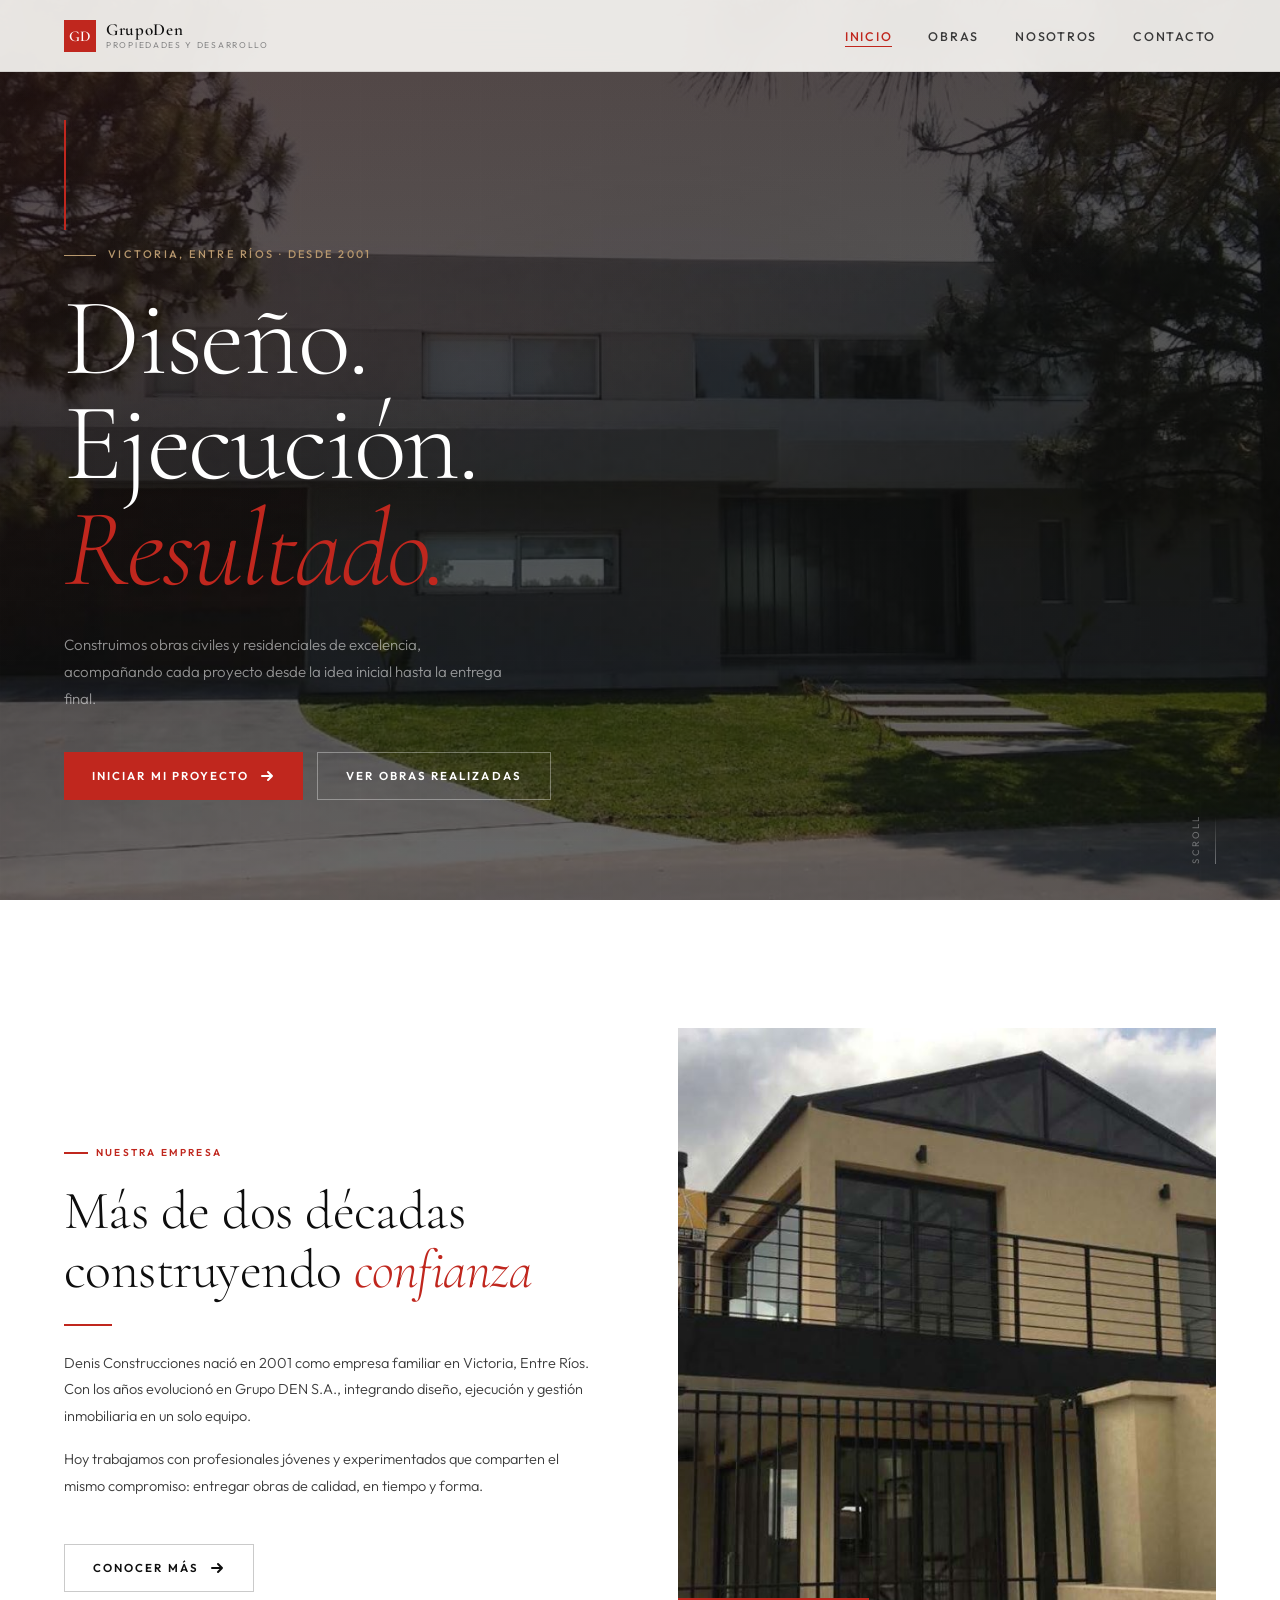
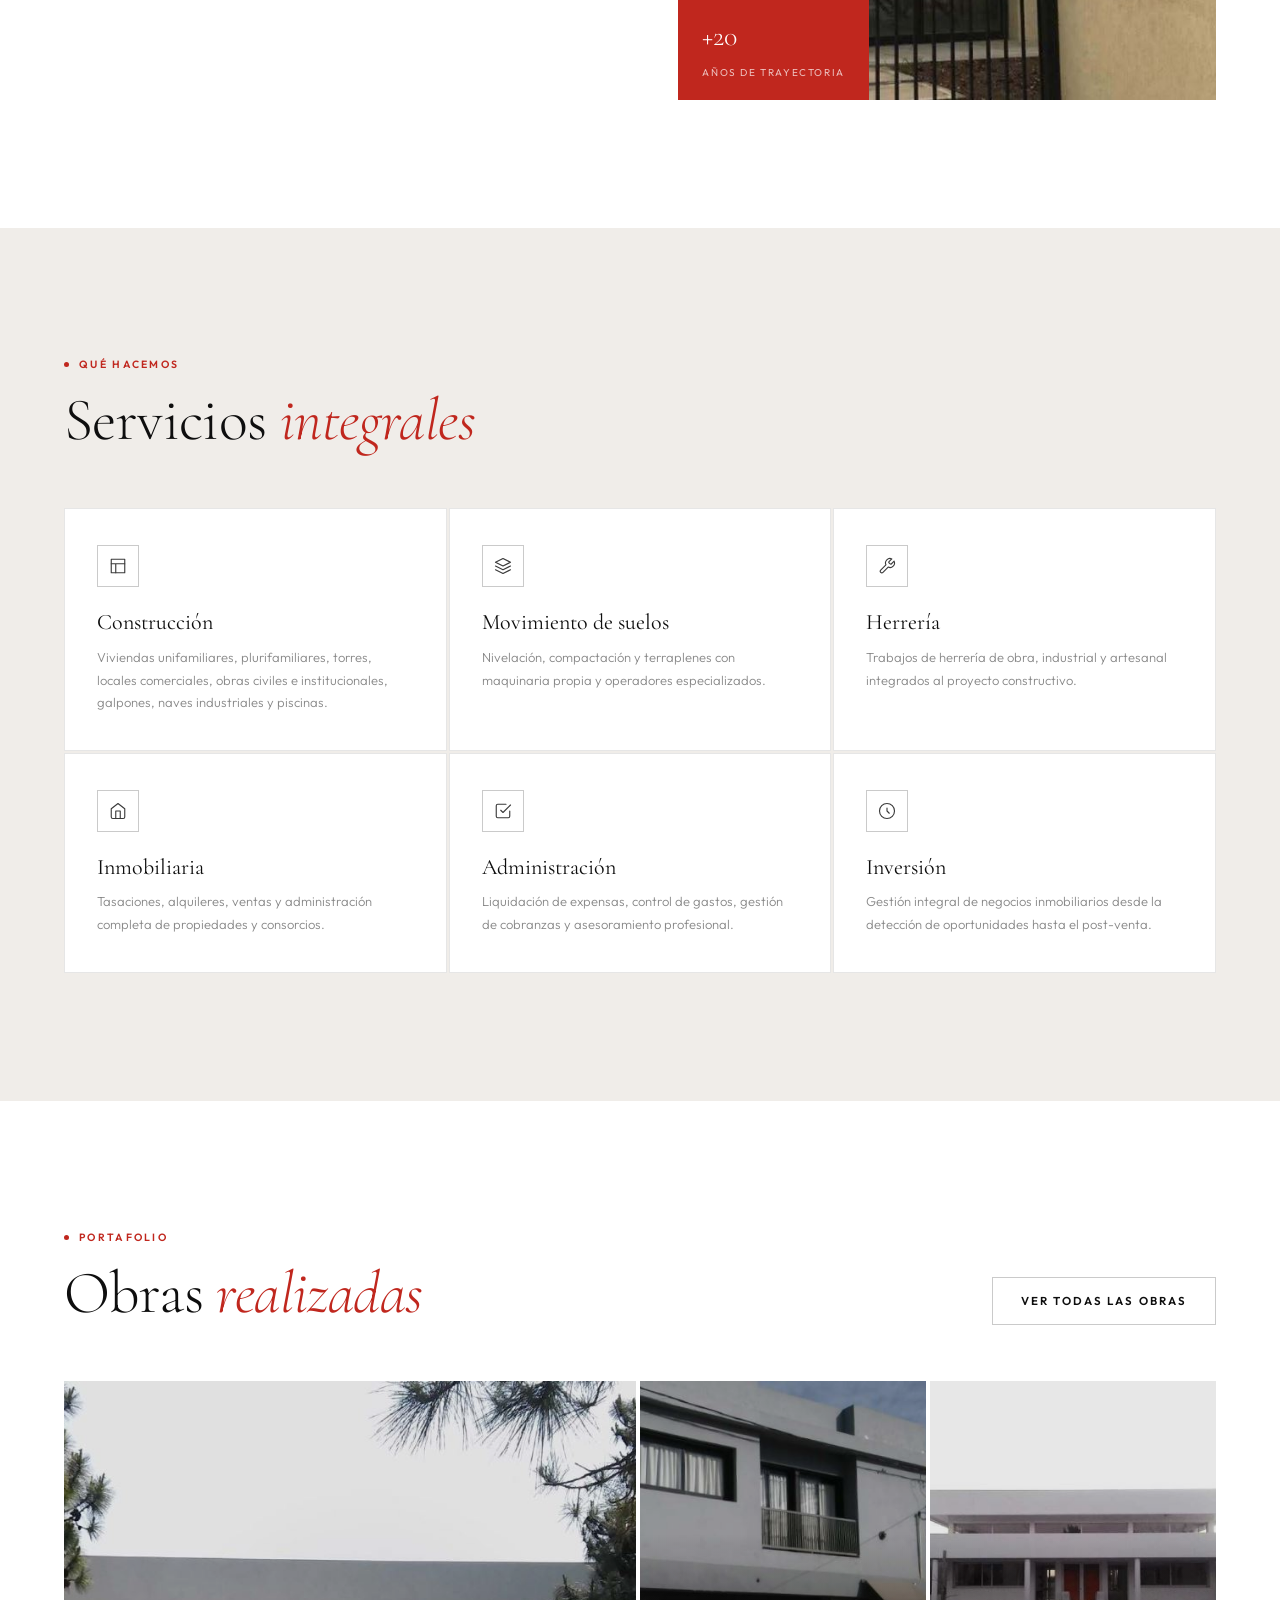
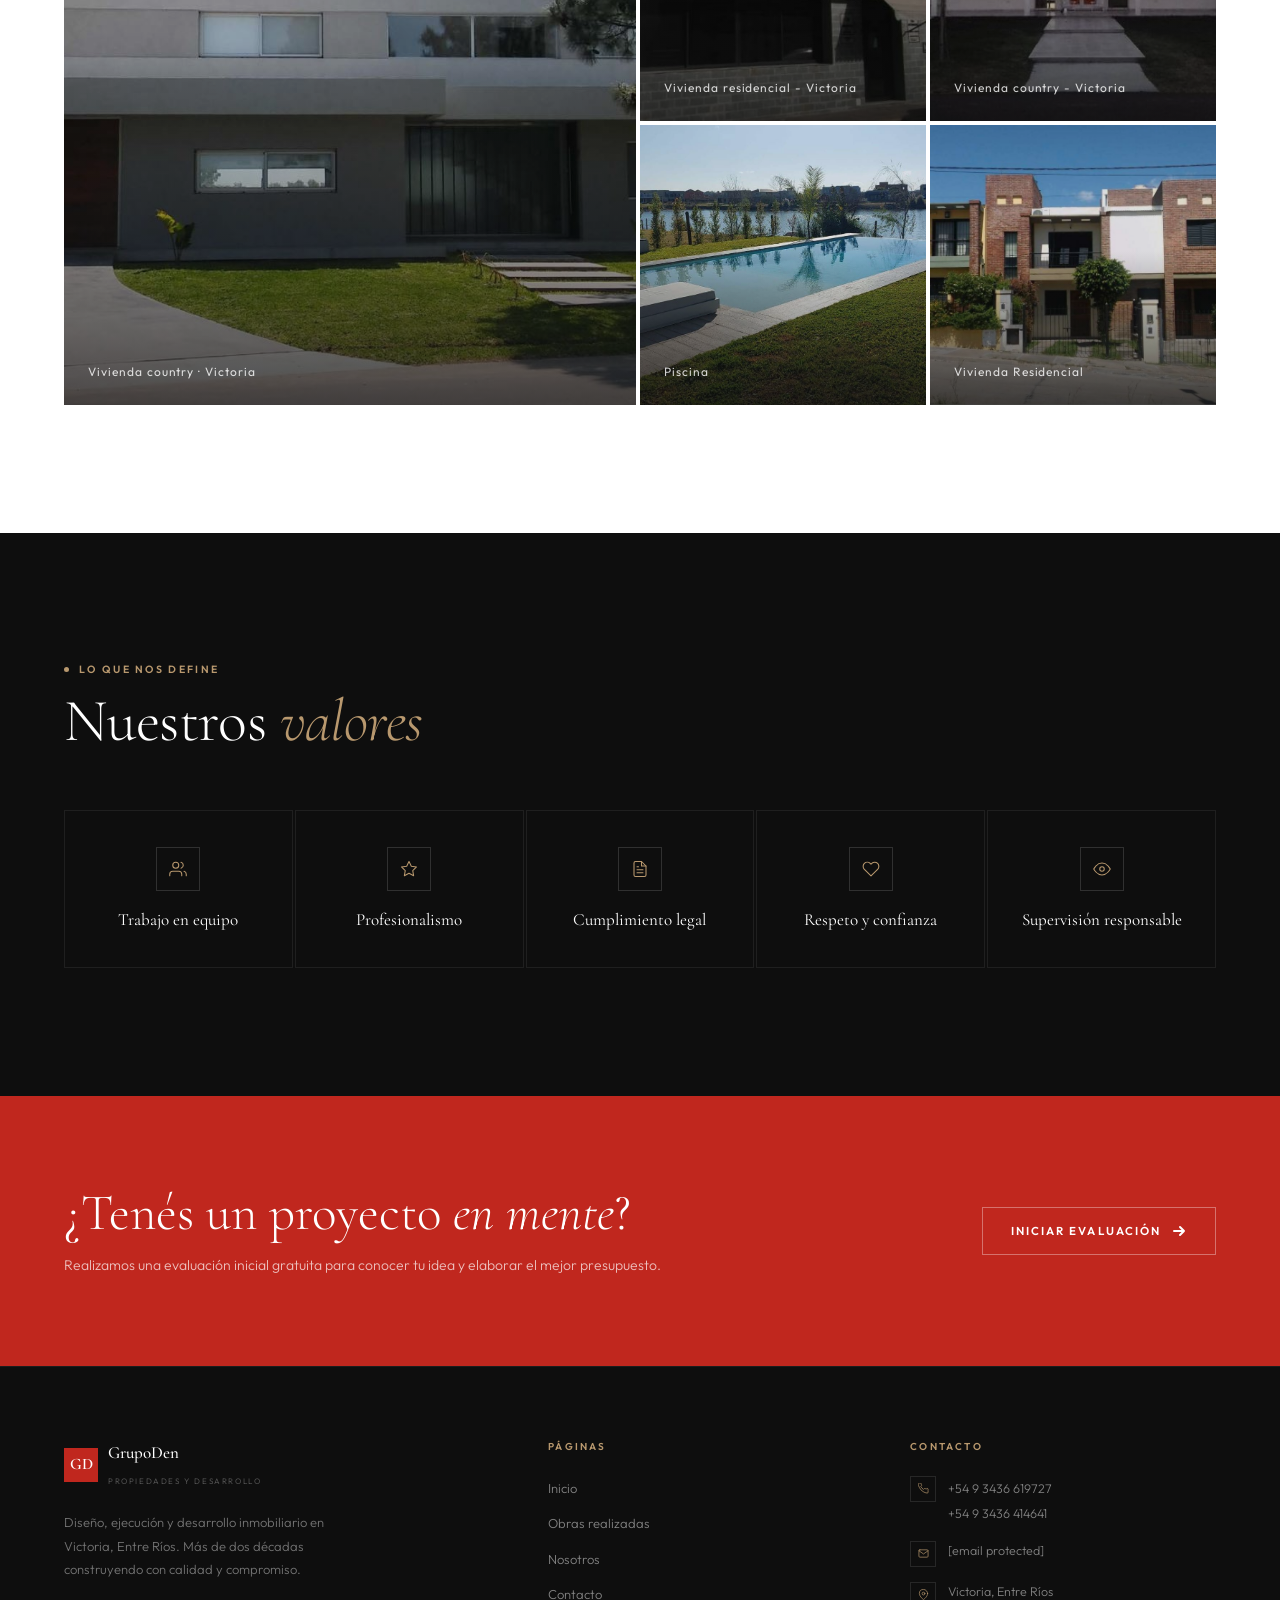
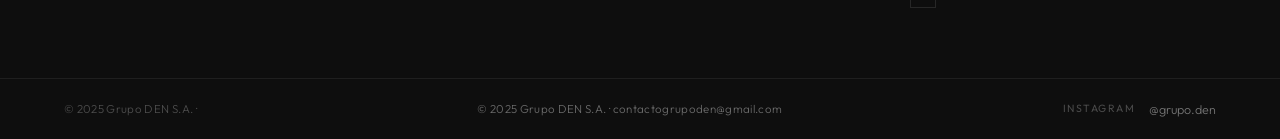
<file: index.html>
<!DOCTYPE html>
<html lang="es">
<head>
  <meta charset="UTF-8" />
  <meta name="viewport" content="width=device-width, initial-scale=1.0" />
  <meta name="description" content="Grupo DEN — Constructora especializada en diseño, ejecución y desarrollo inmobiliario. Victoria, Entre Ríos." />
  <title>Grupo DEN | Propiedades y Desarrollo</title>
  <link rel="preconnect" href="https://fonts.googleapis.com" />
  <link rel="preconnect" href="https://fonts.gstatic.com" crossorigin />
  <link href="https://fonts.googleapis.com/css2?family=Cormorant+Garamond:ital,wght@0,300;0,400;0,500;0,600;1,300;1,400&family=Outfit:wght@300;400;500;600&display=swap" rel="stylesheet" />
  <link rel="stylesheet" href="css/style.css" />
  <style>
    /* ── INDEX-SPECIFIC ────────────────────────────── */

    /* Hero full-height */
    .home-hero {
      padding-top: 72px;
      height: 100svh; min-height: 600px;
      display: flex; align-items: flex-end;
      position: relative; overflow: hidden;
      background: var(--ink);
    }
    .home-hero-content {
      position: relative; z-index: 2;
      padding: clamp(60px,8vw,120px) var(--gutter) clamp(60px,8vw,100px);
      max-width: 1000px;
    }
    .home-hero h1 {
      font-family: var(--font-display);
      font-size: clamp(52px, 9vw, 110px);
      font-weight: 300; line-height: 0.96;
      color: #fff; letter-spacing: -0.02em;
      margin-bottom: 28px;
    }
    .home-hero h1 em { font-style: italic; color: var(--red); }
    .home-hero p {
      font-size: 15px; font-weight: 300;
      color: rgba(255,255,255,0.55); line-height: 1.8;
      max-width: 440px; margin-bottom: 40px;
    }
    .home-hero-ctas { display: flex; gap: 14px; flex-wrap: wrap; }

    /* Scroll indicator */
    .scroll-indicator {
      position: absolute; bottom: 36px; right: var(--gutter);
      z-index: 3; display: flex; align-items: center; gap: 12px;
      opacity: 0; animation: fadeIn 1s 1.2s forwards;
    }
    .scroll-indicator span {
      font-size: 9.5px; letter-spacing: 0.22em;
      text-transform: uppercase; color: rgba(255,255,255,0.35);
      writing-mode: vertical-rl; transform: rotate(180deg);
    }
    .scroll-line {
      width: 1px; height: 48px;
      background: linear-gradient(to bottom, rgba(255,255,255,0.0), rgba(255,255,255,0.35));
      animation: scrollPulse 2s 1.5s infinite;
    }
    @keyframes scrollPulse {
      0%,100% { opacity: 0.4; } 50% { opacity: 1; }
    }
    @keyframes fadeIn { to { opacity: 1; } }

    /* ── INTRO ─────────────────────────────────────── */
    .intro-grid {
      display: grid;
      grid-template-columns: 1fr 1fr;
      gap: clamp(40px, 6vw, 100px);
      align-items: center;
    }
    @media (max-width: 860px) { .intro-grid { grid-template-columns: 1fr; } }

    .intro-tag {
      display: inline-flex; align-items: center; gap: 8px;
      margin-bottom: 20px;
    }
    .intro-tag-bar { width: 24px; height: 2px; background: var(--red); }
    .intro-tag span {
      font-size: 10px; letter-spacing: 0.22em;
      text-transform: uppercase; color: var(--red); font-weight: 600;
    }
    .intro-grid h2 {
      font-family: var(--font-display);
      font-size: clamp(32px, 4.5vw, 54px);
      font-weight: 300; line-height: 1.1;
      letter-spacing: -0.01em; margin-bottom: 24px;
    }
    .intro-grid h2 em { font-style: italic; color: var(--red); }
    .intro-grid p {
      font-size: 14.5px; font-weight: 300;
      color: var(--ink-soft); line-height: 1.85;
      margin-bottom: 16px;
    }

    .intro-img-wrap {
      position: relative;
    }
    .intro-img-wrap img {
      width: 100%; aspect-ratio: 4/5;
      object-fit: cover;
    }
    .intro-img-tag {
      position: absolute; bottom: 0; left: 0;
      background: var(--red);
      padding: 16px 24px;
    }
    .intro-img-tag strong {
      display: block; font-family: var(--font-display);
      font-size: 28px; font-weight: 300; color: #fff;
    }
    .intro-img-tag span {
      font-size: 10px; letter-spacing: 0.16em;
      text-transform: uppercase; color: rgba(255,255,255,0.7);
    }

    /* ── SERVICIOS ─────────────────────────────────── */
    .services-grid {
      display: grid;
      grid-template-columns: repeat(3, 1fr);
      gap: 2px;
      margin-top: 56px;
    }
    @media (max-width: 860px) { .services-grid { grid-template-columns: 1fr 1fr; } }
    @media (max-width: 520px) { .services-grid { grid-template-columns: 1fr; } }

    .service-card {
      background: var(--white);
      padding: 36px 32px;
      border: 1px solid var(--border);
      transition: border-color 0.25s, box-shadow 0.25s, transform 0.25s var(--ease-out);
      cursor: default;
    }
    .service-card:hover {
      border-color: var(--border-strong);
      box-shadow: 0 8px 36px rgba(0,0,0,0.07);
      transform: translateY(-3px);
    }
    .service-icon {
      width: 42px; height: 42px;
      border: 1.5px solid var(--border-strong);
      display: flex; align-items: center; justify-content: center;
      margin-bottom: 22px;
      transition: border-color 0.25s, background 0.25s;
    }
    .service-card:hover .service-icon {
      border-color: var(--red); background: var(--red);
    }
    .service-icon svg {
      width: 18px; height: 18px;
      stroke: var(--ink-soft);
      fill: none; stroke-width: 1.5;
      stroke-linecap: round; stroke-linejoin: round;
      transition: stroke 0.25s;
    }
    .service-card:hover .service-icon svg { stroke: #fff; }
    .service-card h3 {
      font-family: var(--font-display);
      font-size: 22px; font-weight: 400;
      line-height: 1.2; margin-bottom: 10px;
    }
    .service-card p {
      font-size: 13px; font-weight: 300;
      color: var(--ink-muted); line-height: 1.75;
    }

    /* ── OBRAS PREVIEW ─────────────────────────────── */
    .obras-preview-grid {
      display: grid;
      grid-template-columns: 2fr 1fr 1fr;
      grid-template-rows: 340px 280px;
      gap: 4px;
      margin-top: 56px;
    }
    @media (max-width: 900px) {
      .obras-preview-grid {
        grid-template-columns: 1fr 1fr;
        grid-template-rows: auto;
      }
    }
    @media (max-width: 560px) {
      .obras-preview-grid { grid-template-columns: 1fr; }
    }

    .obra-thumb {
      position: relative; overflow: hidden;
      background: var(--ink);
      min-height: 260px;
    }
    .obra-thumb--featured { grid-row: 1 / 3; }
    @media (max-width: 900px) {
      .obra-thumb--featured { grid-row: auto; grid-column: 1 / -1; }
    }
    .obra-thumb img {
      position: absolute; inset: 0;
      width: 100%; height: 100%; object-fit: cover;
      transition: transform 0.7s var(--ease-out), opacity 0.4s;
      opacity: 0.9;
    }
    .obra-thumb:hover img { transform: scale(1.04); opacity: 0.65; }
    .obra-thumb-overlay {
      position: absolute; inset: 0;
      background: linear-gradient(to top, rgba(14,14,14,0.72) 0%, transparent 55%);
      display: flex; align-items: flex-end; padding: 24px;
    }
    .obra-thumb-label {
      font-size: 12px; font-weight: 400;
      letter-spacing: 0.08em; color: rgba(255,255,255,0.8);
    }
    .obras-cta { margin-top: 32px; display: flex; justify-content: flex-end; }

    /* ── VALORES ───────────────────────────────────── */
    .valores-grid {
      display: grid;
      grid-template-columns: repeat(5, 1fr);
      gap: 2px;
      margin-top: 56px;
    }
    @media (max-width: 900px) { .valores-grid { grid-template-columns: repeat(3, 1fr); } }
    @media (max-width: 560px) { .valores-grid { grid-template-columns: 1fr 1fr; } }

    .valor-item {
      padding: 36px 28px;
      border: 1px solid rgba(255,255,255,0.07);
      text-align: center;
      transition: background 0.25s;
    }
    .valor-item:hover { background: rgba(255,255,255,0.04); }
    .valor-icon {
      width: 44px; height: 44px; margin: 0 auto 18px;
      border: 1px solid rgba(255,255,255,0.14);
      display: flex; align-items: center; justify-content: center;
    }
    .valor-icon svg {
      width: 18px; height: 18px; stroke: var(--gold);
      fill: none; stroke-width: 1.4;
      stroke-linecap: round; stroke-linejoin: round;
    }
    .valor-item h4 {
      font-family: var(--font-display);
      font-size: 17px; font-weight: 400;
      color: #fff; line-height: 1.3;
    }

    /* ── CTA BAND ──────────────────────────────────── */
    .cta-band {
      background: var(--red);
      padding: clamp(56px,7vw,100px) var(--gutter);
      display: grid;
      grid-template-columns: 1fr auto;
      align-items: center;
      gap: 40px;
    }
    @media (max-width: 700px) {
      .cta-band { grid-template-columns: 1fr; }
    }
    .cta-band h2 {
      font-family: var(--font-display);
      font-size: clamp(30px, 4vw, 52px);
      font-weight: 300; color: #fff; line-height: 1.1;
    }
    .cta-band h2 em { font-style: italic; }
    .cta-band p { font-size: 14px; color: rgba(255,255,255,0.7); margin-top: 12px; font-weight: 300; }

    /* ── PLACEHOLDERS (remover cuando tengas fotos reales) ── */
    .intro-ph {
      width: 100%; aspect-ratio: 4/5;
      background: linear-gradient(145deg, #1a1a1a 0%, #252018 100%);
      display: flex; align-items: center; justify-content: center;
      position: relative;
    }
    .intro-ph-inner {
      display: flex; flex-direction: column;
      align-items: center; gap: 10px; opacity: 0.45;
    }
    .intro-ph-inner span {
      font-size: 9.5px; letter-spacing: 0.20em;
      text-transform: uppercase; color: rgba(255,255,255,0.55);
      font-family: var(--font-body);
    }
    .obra-thumb { min-height: 280px; }
    .obra-thumb--featured { min-height: 100%; }
    .obra-thumb-ph {
      position: absolute; inset: 0;
      display: flex; align-items: center; justify-content: center;
    }
    .obra-thumb-ph-inner {
      display: flex; flex-direction: column;
      align-items: center; gap: 8px; opacity: 0.35;
    }
    .obra-thumb-ph-inner span {
      font-size: 9px; letter-spacing: 0.18em;
      text-transform: uppercase; color: rgba(255,255,255,0.6);
      font-family: var(--font-body);
    }

    /* ── RESPONSIVE FIXES INDEX ─────────────────────── */
    @media (max-width: 860px) {
      .intro-grid { grid-template-columns: 1fr; }
      .intro-img-wrap { order: -1; }
      .intro-img-wrap img { aspect-ratio: 16/9; }
      .intro-img-tag { position: static; display: inline-block; margin-top: -4px; }
    }
    @media (max-width: 768px) {
      .services-grid { grid-template-columns: 1fr 1fr; }
      .service-card { padding: 24px 20px; }
    }
    @media (max-width: 480px) {
      .services-grid { grid-template-columns: 1fr; }
      .obras-preview-grid { grid-template-columns: 1fr; grid-template-rows: auto; }
      .obra-thumb--featured { grid-row: auto; grid-column: auto; min-height: 220px; }
      .obra-thumb { min-height: 220px; }
      .valores-grid { grid-template-columns: 1fr 1fr; }
      .cta-band { padding: 40px 24px; }
    }
  </style>
</head>
<body>

  <!-- ─── NAVBAR ─────────────────────────────────────────── -->
  <nav class="navbar" id="navbar">
    <a href="index.html" class="nav-logo" aria-label="Grupo DEN inicio">
      <div class="nav-logo-mark"><span>GD</span></div>
      <div class="nav-logo-text">
        <strong>GrupoDen</strong>
        <small>Propiedades y Desarrollo</small>
      </div>
    </a>
    <button class="nav-toggle" id="navToggle" aria-label="Menú" aria-expanded="false">
      <span></span><span></span><span></span>
    </button>
    <ul class="nav-links" id="navList">
      <li><a href="index.html" class="active">Inicio</a></li>
      <li><a href="obras.html">Obras</a></li>
      <li><a href="acerca.html">Nosotros</a></li>
      <li><a href="contacto.html">Contacto</a></li>
    </ul>
  </nav>

  <!-- ─── HERO ──────────────────────────────────────────── -->
  <header class="home-hero">
    <div class="hero-grid-bg"></div>
    <div class="hero-overlay"></div>
    <img src="./img/foto12.JPG" alt="" class="hero-img" />
    <div class="hero-bar"></div>

    <div class="home-hero-content">
      <div class="eyebrow" style="margin-bottom:22px;">
        <span class="eyebrow-line"></span>
        <span>Victoria, Entre Ríos · Desde 2001</span>
      </div>
      <h1>
        Diseño.<br />
        Ejecución.<br />
        <em>Resultado.</em>
      </h1>
      <p>Construimos obras civiles y residenciales de excelencia, acompañando cada proyecto desde la idea inicial hasta la entrega final.</p>
      <div class="home-hero-ctas">
        <a href="contacto.html" class="btn btn--red">
          Iniciar mi proyecto
          <svg class="btn-arrow" viewBox="0 0 16 16" fill="none" stroke="currentColor" stroke-width="2" stroke-linecap="round" stroke-linejoin="round"><path d="M3 8h10M9 4l4 4-4 4"/></svg>
        </a>
        <a href="obras.html" class="btn btn--outline-light">Ver obras realizadas</a>
      </div>
    </div>

    <div class="scroll-indicator">
      <span>Scroll</span>
      <div class="scroll-line"></div>
    </div>
  </header>

  <!-- ─── INTRO ─────────────────────────────────────────── -->
  <section class="section section--white">
    <div class="intro-grid">
      <div class="reveal">
        <div class="intro-tag">
          <span class="intro-tag-bar"></span>
          <span>Nuestra empresa</span>
        </div>
        <h2>Más de dos décadas construyendo <em>confianza</em></h2>
        <div class="divider"></div>
        <p>Denis Construcciones nació en 2001 como empresa familiar en Victoria, Entre Ríos. Con los años evolucionó en Grupo DEN S.A., integrando diseño, ejecución y gestión inmobiliaria en un solo equipo.</p>
        <p>Hoy trabajamos con profesionales jóvenes y experimentados que comparten el mismo compromiso: entregar obras de calidad, en tiempo y forma.</p>
        <a href="acerca.html" class="btn btn--outline" style="margin-top:28px;">Conocer más
          <svg class="btn-arrow" viewBox="0 0 16 16" fill="none" stroke="currentColor" stroke-width="2" stroke-linecap="round" stroke-linejoin="round"><path d="M3 8h10M9 4l4 4-4 4"/></svg>
        </a>
      </div>
      <div class="intro-img-wrap reveal reveal-d2">
        <!--
          IMAGEN DE INTRO:
          Reemplazá src con una foto del equipo o de una obra emblemática.
          Relación de aspecto recomendada: 4:5 (vertical).
        -->
        <img src="./img/foto7.JPG" alt="Obra destacada de Grupo DEN" loading="lazy" />
        <div class="intro-img-tag">
          <strong>+20</strong>
          <span>Años de trayectoria</span>
        </div>
      </div>
    </div>
  </section>

  <!-- ─── SERVICIOS ─────────────────────────────────────── -->
  <section class="section section--alt">
    <div class="reveal">
      <div class="section-label">
        <span class="section-label-dot"></span>
        <span>Qué hacemos</span>
      </div>
      <h2 class="section-title">Servicios <em>integrales</em></h2>
    </div>
    <div class="services-grid">
      <div class="service-card reveal reveal-d1">
        <div class="service-icon">
          <svg viewBox="0 0 24 24"><rect x="3" y="3" width="18" height="18" rx="0"/><path d="M3 9h18M9 21V9"/></svg>
        </div>
        <h3>Construcción</h3>
        <p>Viviendas unifamiliares, plurifamiliares, torres, locales comerciales, obras civiles e institucionales, galpones, naves industriales y piscinas.</p>
      </div>
      <div class="service-card reveal reveal-d2">
        <div class="service-icon">
          <svg viewBox="0 0 24 24"><path d="M12 2L2 7l10 5 10-5-10-5z"/><path d="M2 17l10 5 10-5"/><path d="M2 12l10 5 10-5"/></svg>
        </div>
        <h3>Movimiento de suelos</h3>
        <p>Nivelación, compactación y terraplenes con maquinaria propia y operadores especializados.</p>
      </div>
      <div class="service-card reveal reveal-d3">
        <div class="service-icon">
          <svg viewBox="0 0 24 24"><path d="M14.7 6.3a1 1 0 000 1.4l1.6 1.6a1 1 0 001.4 0l3.77-3.77a6 6 0 01-7.94 7.94l-6.91 6.91a2.12 2.12 0 01-3-3l6.91-6.91a6 6 0 017.94-7.94l-3.76 3.76z"/></svg>
        </div>
        <h3>Herrería</h3>
        <p>Trabajos de herrería de obra, industrial y artesanal integrados al proyecto constructivo.</p>
      </div>
      <div class="service-card reveal reveal-d4">
        <div class="service-icon">
          <svg viewBox="0 0 24 24"><path d="M3 9l9-7 9 7v11a2 2 0 01-2 2H5a2 2 0 01-2-2z"/><polyline points="9 22 9 12 15 12 15 22"/></svg>
        </div>
        <h3>Inmobiliaria</h3>
        <p>Tasaciones, alquileres, ventas y administración completa de propiedades y consorcios.</p>
      </div>
      <div class="service-card reveal reveal-d5">
        <div class="service-icon">
          <svg viewBox="0 0 24 24"><path d="M9 11l3 3L22 4"/><path d="M21 12v7a2 2 0 01-2 2H5a2 2 0 01-2-2V5a2 2 0 012-2h11"/></svg>
        </div>
        <h3>Administración</h3>
        <p>Liquidación de expensas, control de gastos, gestión de cobranzas y asesoramiento profesional.</p>
      </div>
      <div class="service-card reveal reveal-d6">
        <div class="service-icon">
          <svg viewBox="0 0 24 24"><circle cx="12" cy="12" r="10"/><path d="M12 8v4l3 3"/></svg>
        </div>
        <h3>Inversión</h3>
        <p>Gestión integral de negocios inmobiliarios desde la detección de oportunidades hasta el post-venta.</p>
      </div>
    </div>
  </section>

  <!-- ─── OBRAS PREVIEW ─────────────────────────────────── -->
  <section class="section section--white">
    <div style="display:flex;align-items:flex-end;justify-content:space-between;flex-wrap:wrap;gap:20px;" class="reveal">
      <div>
        <div class="section-label"><span class="section-label-dot"></span><span>Portafolio</span></div>
        <h2 class="section-title">Obras <em>realizadas</em></h2>
      </div>
      <a href="obras.html" class="btn btn--outline">Ver todas las obras</a>
    </div>

    <div class="obras-preview-grid">
      <!--
        GALERÍA PREVIEW — Reemplazá los src con tus imágenes.
        Carpeta sugerida: images/obras/
        Agregá alt descriptivos para SEO.
      -->
      <div class="obra-thumb obra-thumb--featured reveal reveal-d1">
        <img src="./img/foto12.JPG" alt="Vivienda unifamiliar · Victoria" class="obra-card-img" loading="lazy" style="position:absolute;inset:0;width:100%;height:100%;object-fit:cover;" />
        <div class="obra-thumb-overlay">
          <span class="obra-thumb-label">Vivienda country · Victoria</span>
        </div>
      </div>
      <div class="obra-thumb reveal reveal-d2">
        <img src="./img/foto6.JPG" alt="Edificio plurifamiliar" class="obra-card-img" loading="lazy" style="position:absolute;inset:0;width:100%;height:100%;object-fit:cover;" />
        <div class="obra-thumb-overlay">
          <span class="obra-thumb-label">Vivienda residencial - Victoria</span>
        </div>
      </div>
      <div class="obra-thumb reveal reveal-d3">
        <img src="./img/foto13.JPG" alt="Local comercial" class="obra-card-img" loading="lazy" style="position:absolute;inset:0;width:100%;height:100%;object-fit:cover;" />
        <div class="obra-thumb-overlay">
          <span class="obra-thumb-label">Vivienda country - Victoria</span>
        </div>
      </div>
      <div class="obra-thumb reveal reveal-d4">
        <img src="./img/foto2.JPG" alt="Obra civil" class="obra-card-img" loading="lazy" style="position:absolute;inset:0;width:100%;height:100%;object-fit:cover;" />
        <div class="obra-thumb-overlay">
          <span class="obra-thumb-label">Piscina</span>
        </div>
      </div>
      <div class="obra-thumb reveal reveal-d5">
        <img src="./img/foto10.JPG" alt="Piscina country" class="obra-card-img" loading="lazy" style="position:absolute;inset:0;width:100%;height:100%;object-fit:cover;" />
        <div class="obra-thumb-overlay">
          <span class="obra-thumb-label">Vivienda Residencial</span>
        </div>
      </div>
    </div>
  </section>

  <!-- ─── VALORES ───────────────────────────────────────── -->
  <section class="section section--dark">
    <div class="reveal">
      <div class="section-label" style="margin-bottom:12px;">
        <span class="section-label-dot" style="background:var(--gold)"></span>
        <span style="color:var(--gold)">Lo que nos define</span>
      </div>
      <h2 class="section-title section-title--light">Nuestros <em>valores</em></h2>
    </div>
    <div class="valores-grid">
      <div class="valor-item reveal reveal-d1">
        <div class="valor-icon">
          <svg viewBox="0 0 24 24"><path d="M17 21v-2a4 4 0 00-4-4H5a4 4 0 00-4 4v2"/><circle cx="9" cy="7" r="4"/><path d="M23 21v-2a4 4 0 00-3-3.87"/><path d="M16 3.13a4 4 0 010 7.75"/></svg>
        </div>
        <h4>Trabajo en equipo</h4>
      </div>
      <div class="valor-item reveal reveal-d2">
        <div class="valor-icon">
          <svg viewBox="0 0 24 24"><polygon points="12 2 15.09 8.26 22 9.27 17 14.14 18.18 21.02 12 17.77 5.82 21.02 7 14.14 2 9.27 8.91 8.26 12 2"/></svg>
        </div>
        <h4>Profesionalismo</h4>
      </div>
      <div class="valor-item reveal reveal-d3">
        <div class="valor-icon">
          <svg viewBox="0 0 24 24"><path d="M14 2H6a2 2 0 00-2 2v16a2 2 0 002 2h12a2 2 0 002-2V8z"/><polyline points="14 2 14 8 20 8"/><line x1="16" y1="13" x2="8" y2="13"/><line x1="16" y1="17" x2="8" y2="17"/><polyline points="10 9 9 9 8 9"/></svg>
        </div>
        <h4>Cumplimiento legal</h4>
      </div>
      <div class="valor-item reveal reveal-d4">
        <div class="valor-icon">
          <svg viewBox="0 0 24 24"><path d="M20.84 4.61a5.5 5.5 0 00-7.78 0L12 5.67l-1.06-1.06a5.5 5.5 0 00-7.78 7.78l1.06 1.06L12 21.23l7.78-7.78 1.06-1.06a5.5 5.5 0 000-7.78z"/></svg>
        </div>
        <h4>Respeto y confianza</h4>
      </div>
      <div class="valor-item reveal reveal-d5">
        <div class="valor-icon">
          <svg viewBox="0 0 24 24"><path d="M1 12s4-8 11-8 11 8 11 8-4 8-11 8-11-8-11-8z"/><circle cx="12" cy="12" r="3"/></svg>
        </div>
        <h4>Supervisión responsable</h4>
      </div>
    </div>
  </section>

  <!-- ─── CTA BAND ───────────────────────────────────────── -->
  <div class="cta-band">
    <div class="reveal">
      <h2>¿Tenés un proyecto <em>en mente</em>?</h2>
      <p>Realizamos una evaluación inicial gratuita para conocer tu idea y elaborar el mejor presupuesto.</p>
    </div>
    <a href="contacto.html" class="btn btn--outline-light reveal reveal-d2" style="white-space:nowrap;">
      Iniciar evaluación
      <svg class="btn-arrow" viewBox="0 0 16 16" fill="none" stroke="currentColor" stroke-width="2" stroke-linecap="round" stroke-linejoin="round"><path d="M3 8h10M9 4l4 4-4 4"/></svg>
    </a>
  </div>

  <!-- ─── FOOTER ─────────────────────────────────────────── -->
  <footer class="site-footer">
    <div class="footer-main">
      <div class="footer-brand">
        <a href="index.html" class="footer-logo">
          <div class="footer-logo-mark"><span>GD</span></div>
          <div class="footer-logo-text">
            <strong>GrupoDen</strong>
            <small>Propiedades y Desarrollo</small>
          </div>
        </a>
        <p>Diseño, ejecución y desarrollo inmobiliario en Victoria, Entre Ríos. Más de dos décadas construyendo con calidad y compromiso.</p>
      </div>
      <div>
        <div class="footer-col-title">Páginas</div>
        <ul class="footer-links">
          <li><a href="index.html">Inicio</a></li>
          <li><a href="obras.html">Obras realizadas</a></li>
          <li><a href="acerca.html">Nosotros</a></li>
          <li><a href="contacto.html">Contacto</a></li>
        </ul>
      </div>
      <div>
        <div class="footer-col-title">Contacto</div>
        <div class="footer-contact-item">
          <div class="fc-icon">
            <svg viewBox="0 0 24 24"><path d="M22 16.92v3a2 2 0 01-2.18 2 19.79 19.79 0 01-8.63-3.07A19.5 19.5 0 013.09 9.81 19.79 19.79 0 01.06 1.18 2 2 0 012.03 0h3a2 2 0 012 1.72 12.84 12.84 0 00.7 2.81 2 2 0 01-.45 2.11L6.09 7.91a16 16 0 006 6l1.27-1.27a2 2 0 012.11-.45 12.84 12.84 0 002.81.7A2 2 0 0122 14.92z"/></svg>
          </div>
          <div>
            <a href="tel:+5493436619727">+54 9 3436 619727</a><br />
            <a href="tel:+5493436414641">+54 9 3436 414641</a>
          </div>
        </div>
        <div class="footer-contact-item">
          <div class="fc-icon">
            <svg viewBox="0 0 24 24"><path d="M4 4h16c1.1 0 2 .9 2 2v12c0 1.1-.9 2-2 2H4c-1.1 0-2-.9-2-2V6c0-1.1.9-2 2-2z"/><polyline points="22,6 12,13 2,6"/></svg>
          </div>
          <a href="/cdn-cgi/l/email-protection#80e3efeef4e1e3f4efe7f2f5f0efe4e5eec0e7ede1e9ecaee3efed"><span class="__cf_email__" data-cfemail="2f4c40415b4e4c5b40485d5a5f404b4a416f48424e4643014c4042">[email&#160;protected]</span></a>
        </div>
        <div class="footer-contact-item">
          <div class="fc-icon">
            <svg viewBox="0 0 24 24"><path d="M21 10c0 7-9 13-9 13s-9-6-9-13a9 9 0 0118 0z"/><circle cx="12" cy="10" r="3"/></svg>
          </div>
          <span>Victoria, Entre Ríos</span>
        </div>
      </div>
    </div>
    <div class="footer-bottom">
      <p class="footer-copy">© 2025 Grupo DEN S.A. · <a href="/cdn-cgi/l/email-protection#c7a4a8a9b3a6a4b3a8a0b5b2b7a8a3a2a987a0aaa6aeabe9a4a8aa"><span class="__cf_email__" data-cfemail="1c7f7372687d7f68737b6e696c737879725c7b717d7570    </div>
    <div class="footer-bottom">
      <p class="footer-copy">© 2025 Grupo DEN S.A. &middot; <a href="&#109;&#97;&#105;&#108;&#116;&#111;&#58;&#99;&#111;&#110;&#116;&#97;&#99;&#116;&#111;&#103;&#114;&#117;&#112;&#111;&#100;&#101;&#110;&#64;&#103;&#109;&#97;&#105;&#108;&#46;&#99;&#111;&#109;">&#99;&#111;&#110;&#116;&#97;&#99;&#116;&#111;&#103;&#114;&#117;&#112;&#111;&#100;&#101;&#110;&#64;&#103;&#109;&#97;&#105;&#108;&#46;&#99;&#111;&#109;</a></p>
      <div class="footer-social">
        <span>Instagram</span>
        <a href="https://instagram.com/grupo.den" target="_blank" rel="noopener">@grupo.den</a>
      </div>
    </div>
  </footer>

  <script>
  (function(){
    'use strict';
    document.documentElement.classList.add('js-ready');
    var navbar=document.getElementById('navbar');
    var toggle=document.getElementById('navToggle');
    var navList=document.getElementById('navList');
    if(navbar){window.addEventListener('scroll',function(){navbar.classList.toggle('scrolled',window.scrollY>20);},{passive:true});}
    if(toggle&&navList){
      toggle.addEventListener('click',function(){var o=navList.classList.toggle('open');toggle.classList.toggle('open',o);toggle.setAttribute('aria-expanded',String(o));});
      navList.querySelectorAll('a').forEach(function(a){a.addEventListener('click',function(){navList.classList.remove('open');toggle.classList.remove('open');toggle.setAttribute('aria-expanded','false');});});
    }
    var els=document.querySelectorAll('.reveal');
    if('IntersectionObserver' in window&&els.length){
      var io=new IntersectionObserver(function(entries){entries.forEach(function(e){if(e.isIntersecting){e.target.classList.add('visible');io.unobserve(e.target);}});},{threshold:0,rootMargin:'0px'});
      els.forEach(function(el){io.observe(el);});
    } else {els.forEach(function(el){el.classList.add('visible');});}
    
  })();
  </script>
</body>
</html>
</file>
<file: css/style.css>
/* ═══════════════════════════════════════════════════════════
   GRUPO DEN — Design System
   Tipografía: Cormorant Garamond (display) + Outfit (body)
   Paleta: Ink / Surface / Red / Gold
   ═══════════════════════════════════════════════════════════ */

/* ─── TOKENS ─────────────────────────────────────────────── */
:root {
  --ink:          #0e0e0e;
  --ink-soft:     #3a3a3a;
  --ink-muted:    #888888;
  --surface:      #f7f5f2;
  --surface-alt:  #f0ede9;
  --white:        #ffffff;
  --red:          #c0271e;
  --red-dark:     #9b1e17;
  --gold:         #b8986e;
  --border:       rgba(14,14,14,0.10);
  --border-strong:rgba(14,14,14,0.22);

  --font-display: 'Cormorant Garamond', Georgia, serif;
  --font-body:    'Outfit', sans-serif;

  --ease-out:    cubic-bezier(0.16, 1, 0.3, 1);
  --ease-smooth: cubic-bezier(0.45, 0, 0.55, 1);

  --max-w: 1280px;
  --gutter: clamp(24px, 5vw, 80px);
}

/* ─── RESET ───────────────────────────────────────────────── */
*, *::before, *::after { box-sizing: border-box; margin: 0; padding: 0; }
html { scroll-behavior: smooth; }
img { display: block; max-width: 100%; }
a { color: inherit; }

body {
  font-family: var(--font-body);
  background: var(--surface);
  color: var(--ink);
  line-height: 1.6;
  -webkit-font-smoothing: antialiased;
  overflow-x: hidden;
}

/* ─── NAVBAR ─────────────────────────────────────────────── */
.navbar {
  position: fixed;
  top: 0; left: 0; right: 0;
  z-index: 200;
  display: flex;
  align-items: center;
  justify-content: space-between;
  padding: 0 var(--gutter);
  height: 72px;
  background: rgba(247,245,242,0.93);
  backdrop-filter: blur(14px);
  -webkit-backdrop-filter: blur(14px);
  border-bottom: 1px solid var(--border);
  transition: box-shadow 0.3s var(--ease-out);
}
.navbar.scrolled { box-shadow: 0 4px 32px rgba(0,0,0,0.07); }

.nav-logo {
  display: flex; align-items: center; gap: 10px;
  text-decoration: none; flex-shrink: 0;
}
.nav-logo-mark {
  width: 32px; height: 32px;
  background: var(--red);
  display: flex; align-items: center; justify-content: center;
}
.nav-logo-mark span {
  color: #fff;
  font-family: var(--font-display);
  font-size: 15px; font-weight: 600;
  letter-spacing: 0.02em;
}
.nav-logo-text { display: flex; flex-direction: column; line-height: 1.1; }
.nav-logo-text strong {
  font-family: var(--font-display);
  font-size: 17px; font-weight: 600;
  letter-spacing: 0.04em; color: var(--ink);
}
.nav-logo-text small {
  font-size: 8.5px; letter-spacing: 0.20em;
  text-transform: uppercase; color: var(--ink-muted); font-weight: 400;
}

.nav-links { display: flex; gap: 36px; list-style: none; }
.nav-links a {
  text-decoration: none; font-size: 12.5px;
  letter-spacing: 0.14em; text-transform: uppercase;
  font-weight: 500; color: var(--ink-soft);
  position: relative; padding-bottom: 3px;
  transition: color 0.25s;
}
.nav-links a::after {
  content: ''; position: absolute;
  left: 0; bottom: 0; width: 0; height: 1px;
  background: var(--red);
  transition: width 0.3s var(--ease-out);
}
.nav-links a:hover { color: var(--ink); }
.nav-links a:hover::after { width: 100%; }
.nav-links a.active { color: var(--red); }
.nav-links a.active::after { width: 100%; }

/* Mobile menu */
.nav-toggle {
  display: none;
  flex-direction: column; gap: 5px;
  cursor: pointer; padding: 4px;
  background: none; border: none;
}
.nav-toggle span {
  display: block; width: 24px; height: 1.5px;
  background: var(--ink);
  transition: transform 0.3s var(--ease-out), opacity 0.2s;
}
.nav-toggle.open span:nth-child(1) { transform: translateY(6.5px) rotate(45deg); }
.nav-toggle.open span:nth-child(2) { opacity: 0; }
.nav-toggle.open span:nth-child(3) { transform: translateY(-6.5px) rotate(-45deg); }

@media (max-width: 768px) {
  /* Mostrar hamburguesa */
  .nav-toggle { display: flex; z-index: 201; }

  /* CLAVE: ocultar los links con display:none por defecto en móvil */
  .nav-links {
    display: none;
    position: fixed;
    top: 72px; left: 0; right: 0;
    background: var(--surface);
    border-bottom: 1px solid var(--border);
    flex-direction: column;
    padding: 8px 0 16px;
    box-shadow: 0 16px 40px rgba(0,0,0,0.08);
    z-index: 199;
  }
  /* Solo mostrar cuando está abierto */
  .nav-links.open {
    display: flex;
  }
  .nav-links li a {
    display: block;
    padding: 16px var(--gutter);
    font-size: 13px;
    border-bottom: 1px solid var(--border);
  }
  .nav-links li:last-child a { border-bottom: none; }
}

/* ─── HERO BASE ───────────────────────────────────────────── */
.page-hero {
  padding-top: 72px;
  min-height: 55vh;
  display: flex; align-items: flex-end;
  position: relative; overflow: hidden;
  background: var(--ink);
}
.hero-grid-bg {
  position: absolute; inset: 0; z-index: 0;
  background-image:
    linear-gradient(rgba(255,255,255,0.025) 1px, transparent 1px),
    linear-gradient(90deg, rgba(255,255,255,0.025) 1px, transparent 1px);
  background-size: 60px 60px;
}
.hero-overlay {
  position: absolute; inset: 0; z-index: 1;
  background:
    linear-gradient(160deg, rgba(192,39,30,0.10) 0%, transparent 50%),
    linear-gradient(to bottom, rgba(14,14,14,0.65) 0%, rgba(14,14,14,0.45) 100%);
}
.hero-img {
  position: absolute; inset: 0; z-index: 0;
  width: 100%; height: 100%; object-fit: cover;
  opacity: 0.70;
}
.hero-bar {
  position: absolute;
  left: var(--gutter); top: 120px;
  width: 2px; height: 0;
  background: var(--red); z-index: 2;
  animation: growBar 1.2s 0.4s var(--ease-out) forwards;
}
@keyframes growBar { to { height: 110px; } }

.hero-body {
  position: relative; z-index: 2;
  padding: clamp(60px, 8vw, 110px) var(--gutter);
  max-width: 900px;
}
.eyebrow {
  display: flex; align-items: center; gap: 12px;
  margin-bottom: 18px;
  opacity: 0;
  animation: fadeUp 0.9s 0.2s var(--ease-out) forwards;
}
.eyebrow-line { display: block; width: 32px; height: 1px; background: var(--gold); }
.eyebrow span {
  font-size: 11px; letter-spacing: 0.22em;
  text-transform: uppercase; color: var(--gold); font-weight: 500;
}
.hero-body h1 {
  font-family: var(--font-display);
  font-size: clamp(44px, 7vw, 86px);
  font-weight: 300; line-height: 1.0;
  color: #fff; letter-spacing: -0.01em;
  margin-bottom: 22px;
  opacity: 0;
  animation: fadeUp 1s 0.35s var(--ease-out) forwards;
}
.hero-body h1 em { font-style: italic; color: var(--red); }
.hero-body p {
  font-size: 15px; font-weight: 300;
  color: rgba(255,255,255,0.58);
  letter-spacing: 0.02em; max-width: 500px;
  line-height: 1.8;
  opacity: 0;
  animation: fadeUp 1s 0.5s var(--ease-out) forwards;
}

@keyframes fadeUp {
  from { opacity: 0; transform: translateY(22px); }
  to   { opacity: 1; transform: translateY(0); }
}

/* ─── SECTION UTILITIES ───────────────────────────────────── */
.section { padding: clamp(72px, 10vw, 130px) var(--gutter); }
.section--dark { background: var(--ink); }
.section--alt  { background: var(--surface-alt); }
.section--white{ background: var(--white); }

.section-label {
  display: flex; align-items: center; gap: 10px;
  margin-bottom: 16px;
}
.section-label-dot {
  width: 5px; height: 5px;
  background: var(--red); border-radius: 50%;
}
.section-label span {
  font-size: 10.5px; letter-spacing: 0.22em;
  text-transform: uppercase; color: var(--red); font-weight: 600;
}

.section-title {
  font-family: var(--font-display);
  font-size: clamp(34px, 5vw, 60px);
  font-weight: 300; line-height: 1.06;
  letter-spacing: -0.01em;
}
.section-title em { font-style: italic; color: var(--red); }
.section-title--light { color: #fff; }
.section-title--light em { color: var(--gold); }

.divider {
  width: 48px; height: 2px;
  background: var(--red); margin: 24px 0;
}
.divider--gold { background: var(--gold); }

/* ─── BUTTONS ─────────────────────────────────────────────── */
.btn {
  display: inline-flex; align-items: center; gap: 10px;
  padding: 14px 28px;
  font-family: var(--font-body);
  font-size: 11.5px; font-weight: 600;
  letter-spacing: 0.18em; text-transform: uppercase;
  text-decoration: none; cursor: pointer;
  border: none; transition: all 0.25s var(--ease-out);
}
.btn--red { background: var(--red); color: #fff; }
.btn--red:hover { background: var(--red-dark); transform: translateY(-1px); box-shadow: 0 8px 24px rgba(192,39,30,0.28); }
.btn--outline {
  background: transparent; color: var(--ink);
  border: 1.5px solid var(--border-strong);
}
.btn--outline:hover { border-color: var(--red); color: var(--red); }
.btn--outline-light {
  background: transparent; color: #fff;
  border: 1.5px solid rgba(255,255,255,0.35);
}
.btn--outline-light:hover { border-color: #fff; background: rgba(255,255,255,0.08); }
.btn-arrow {
  width: 16px; height: 16px;
  transition: transform 0.25s var(--ease-out);
}
.btn:hover .btn-arrow { transform: translateX(4px); }

/* ─── PROCESS STRIP ───────────────────────────────────────── */
.process-strip { background: var(--red); }
.process-inner {
  display: flex; align-items: stretch;
  border-left: 1px solid rgba(255,255,255,0.15);
  border-right: 1px solid rgba(255,255,255,0.15);
  padding: 0 var(--gutter);
}
.process-step {
  flex: 1; padding: 28px 32px;
  border-right: 1px solid rgba(255,255,255,0.15);
  display: flex; align-items: flex-start; gap: 16px;
}
.process-step:last-child { border-right: none; }
.step-num {
  font-family: var(--font-display); font-size: 28px;
  font-weight: 300; color: rgba(255,255,255,0.30);
  line-height: 1; flex-shrink: 0; margin-top: 2px;
}
.step-text strong {
  display: block; font-size: 11px;
  letter-spacing: 0.18em; text-transform: uppercase;
  color: #fff; font-weight: 600; margin-bottom: 4px;
}
.step-text p { font-size: 12.5px; color: rgba(255,255,255,0.62); font-weight: 300; line-height: 1.5; }

@media (max-width: 700px) {
  .process-inner { flex-direction: column; padding: 0 var(--gutter); }
  .process-step { border-right: none; border-bottom: 1px solid rgba(255,255,255,0.15); }
  .process-step:last-child { border-bottom: none; }
}

/* ─── REVEAL ANIMATIONS ───────────────────────────────────── */
/* Sin JS todo es visible. Las animaciones solo corren cuando    */
/* main.js agrega 'js-ready' al <html>.                         */
.js-ready .reveal {
  opacity: 0;
  transform: translateY(28px);
  transition: opacity 0.85s var(--ease-out), transform 0.85s var(--ease-out);
}
.js-ready .reveal.visible { opacity: 1; transform: translateY(0); }
.js-ready .reveal-d1 { transition-delay: 0.08s; }
.js-ready .reveal-d2 { transition-delay: 0.16s; }
.js-ready .reveal-d3 { transition-delay: 0.24s; }
.js-ready .reveal-d4 { transition-delay: 0.32s; }
.js-ready .reveal-d5 { transition-delay: 0.40s; }
.js-ready .reveal-d6 { transition-delay: 0.48s; }

/* ─── FOOTER ──────────────────────────────────────────────── */
.site-footer {
  background: var(--ink);
  border-top: 1px solid rgba(255,255,255,0.06);
}
.footer-main {
  display: grid;
  grid-template-columns: 1.4fr 1fr 1fr;
  gap: 56px;
  padding: 72px var(--gutter) 56px;
  border-bottom: 1px solid rgba(255,255,255,0.07);
}
@media (max-width: 900px) { .footer-main { grid-template-columns: 1fr 1fr; } }
@media (max-width: 600px) { .footer-main { grid-template-columns: 1fr; gap: 40px; } }

.footer-brand {}
.footer-logo {
  display: flex; align-items: center; gap: 10px;
  text-decoration: none; margin-bottom: 20px;
}
.footer-logo-mark {
  width: 34px; height: 34px; background: var(--red);
  display: flex; align-items: center; justify-content: center;
}
.footer-logo-mark span {
  color: #fff; font-family: var(--font-display);
  font-size: 16px; font-weight: 600;
}
.footer-logo-text strong {
  display: block; font-family: var(--font-display);
  font-size: 17px; font-weight: 500; color: #fff;
}
.footer-logo-text small {
  font-size: 8px; letter-spacing: 0.20em;
  text-transform: uppercase; color: rgba(255,255,255,0.28);
}
.footer-brand p {
  font-size: 13px; font-weight: 300;
  color: rgba(255,255,255,0.42); line-height: 1.8;
  max-width: 260px;
}

.footer-col-title {
  font-size: 10px; letter-spacing: 0.22em;
  text-transform: uppercase; color: var(--gold);
  font-weight: 600; margin-bottom: 20px;
}
.footer-links { list-style: none; }
.footer-links li { margin-bottom: 10px; }
.footer-links a {
  font-size: 13px; font-weight: 300;
  color: rgba(255,255,255,0.48); text-decoration: none;
  transition: color 0.2s;
}
.footer-links a:hover { color: rgba(255,255,255,0.85); }

.footer-contact-item {
  display: flex; align-items: flex-start; gap: 12px;
  margin-bottom: 14px;
}
.fc-icon {
  width: 26px; height: 26px; flex-shrink: 0;
  border: 1px solid rgba(255,255,255,0.10);
  display: flex; align-items: center; justify-content: center;
  margin-top: 1px;
}
.fc-icon svg {
  width: 11px; height: 11px; stroke: var(--gold);
  fill: none; stroke-width: 1.5;
  stroke-linecap: round; stroke-linejoin: round;
}
.footer-contact-item a,
.footer-contact-item span {
  font-size: 12.5px; font-weight: 300;
  color: rgba(255,255,255,0.48); text-decoration: none;
  transition: color 0.2s; line-height: 1.6;
}
.footer-contact-item a:hover { color: rgba(255,255,255,0.82); }

.footer-bottom {
  display: flex; align-items: center;
  justify-content: space-between; flex-wrap: wrap; gap: 12px;
  padding: 20px var(--gutter);
}
.footer-copy {
  font-size: 11.5px; color: rgba(255,255,255,0.26);
  font-weight: 300; letter-spacing: 0.03em;
}
.footer-copy a { color: rgba(255,255,255,0.38); text-decoration: none; transition: color 0.2s; }
.footer-copy a:hover { color: var(--gold); }
.footer-social {
  display: flex; align-items: center; gap: 6px;
}
.footer-social span { font-size: 10.5px; letter-spacing: 0.14em; text-transform: uppercase; color: rgba(255,255,255,0.25); }
.footer-social a {
  font-size: 12.5px; color: rgba(255,255,255,0.42);
  text-decoration: none; font-weight: 300;
  transition: color 0.2s; margin-left: 8px;
}
.footer-social a:hover { color: var(--red); }
</file>
